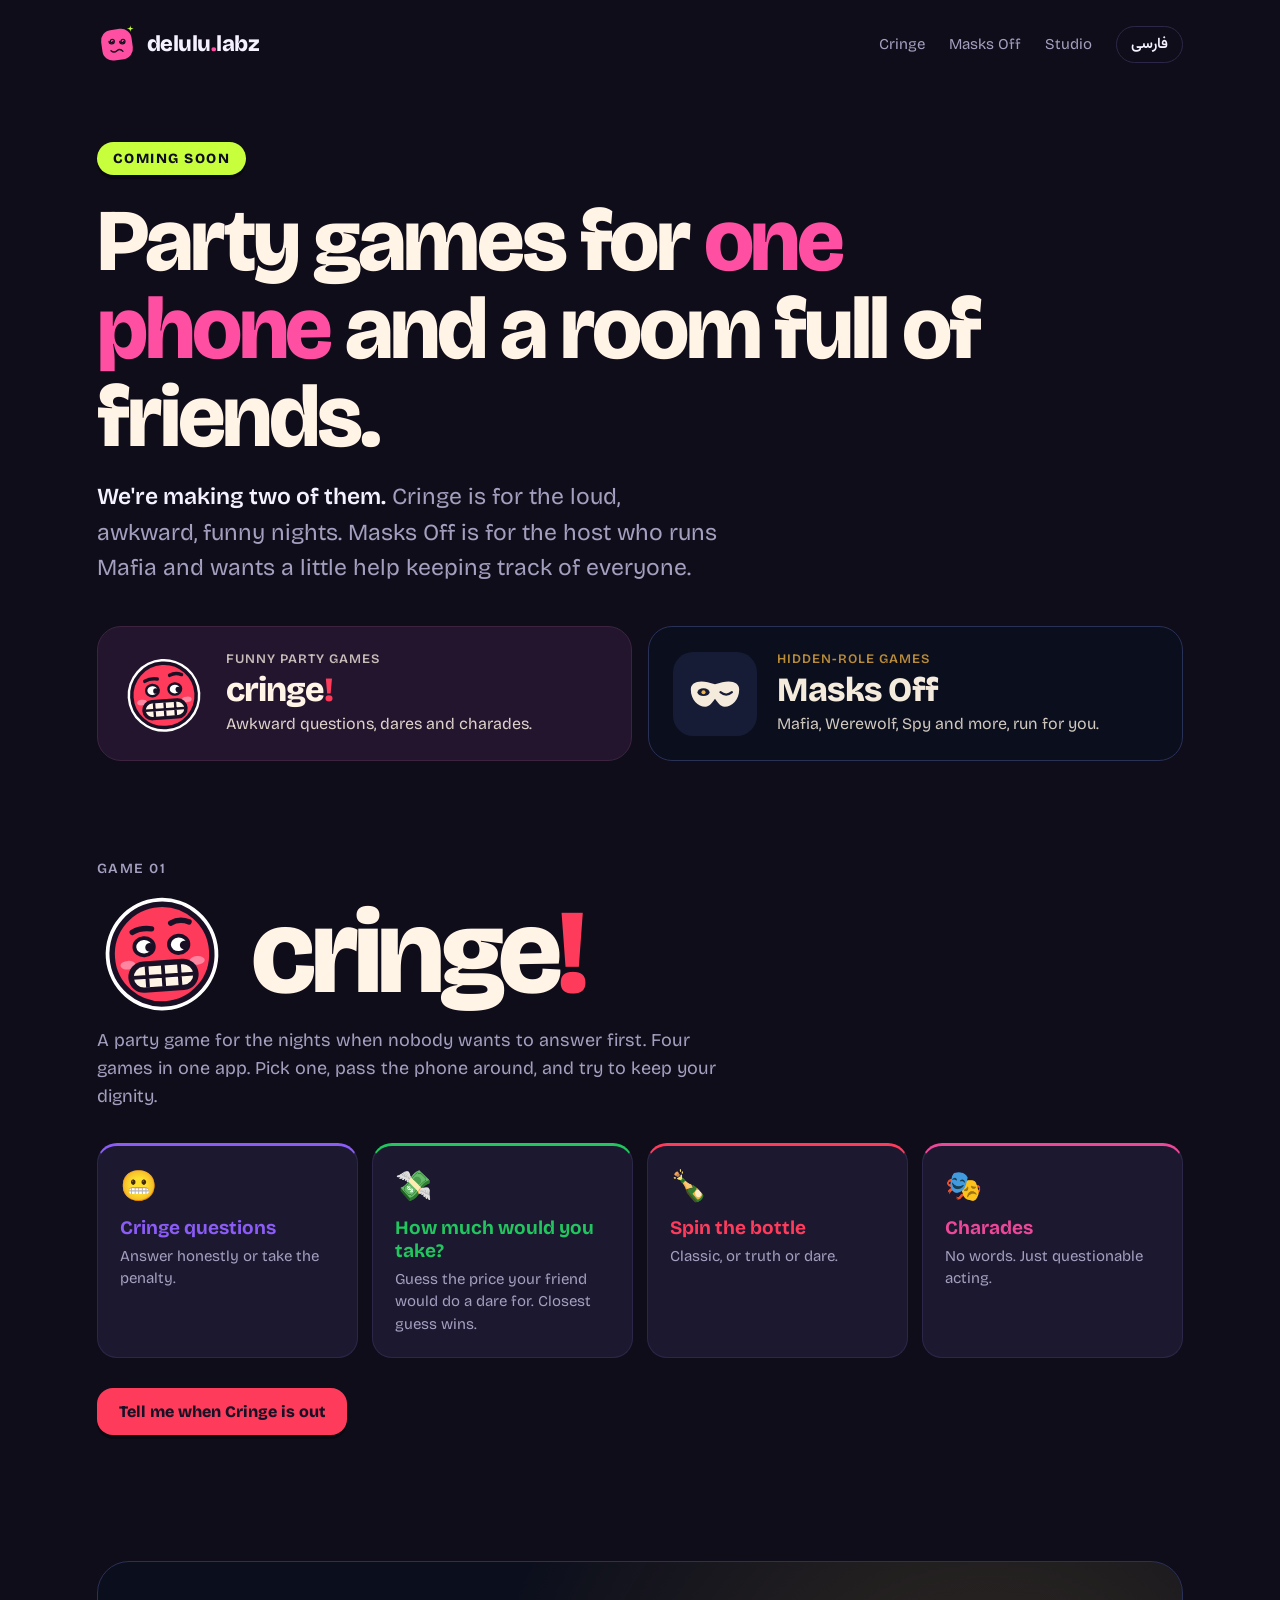
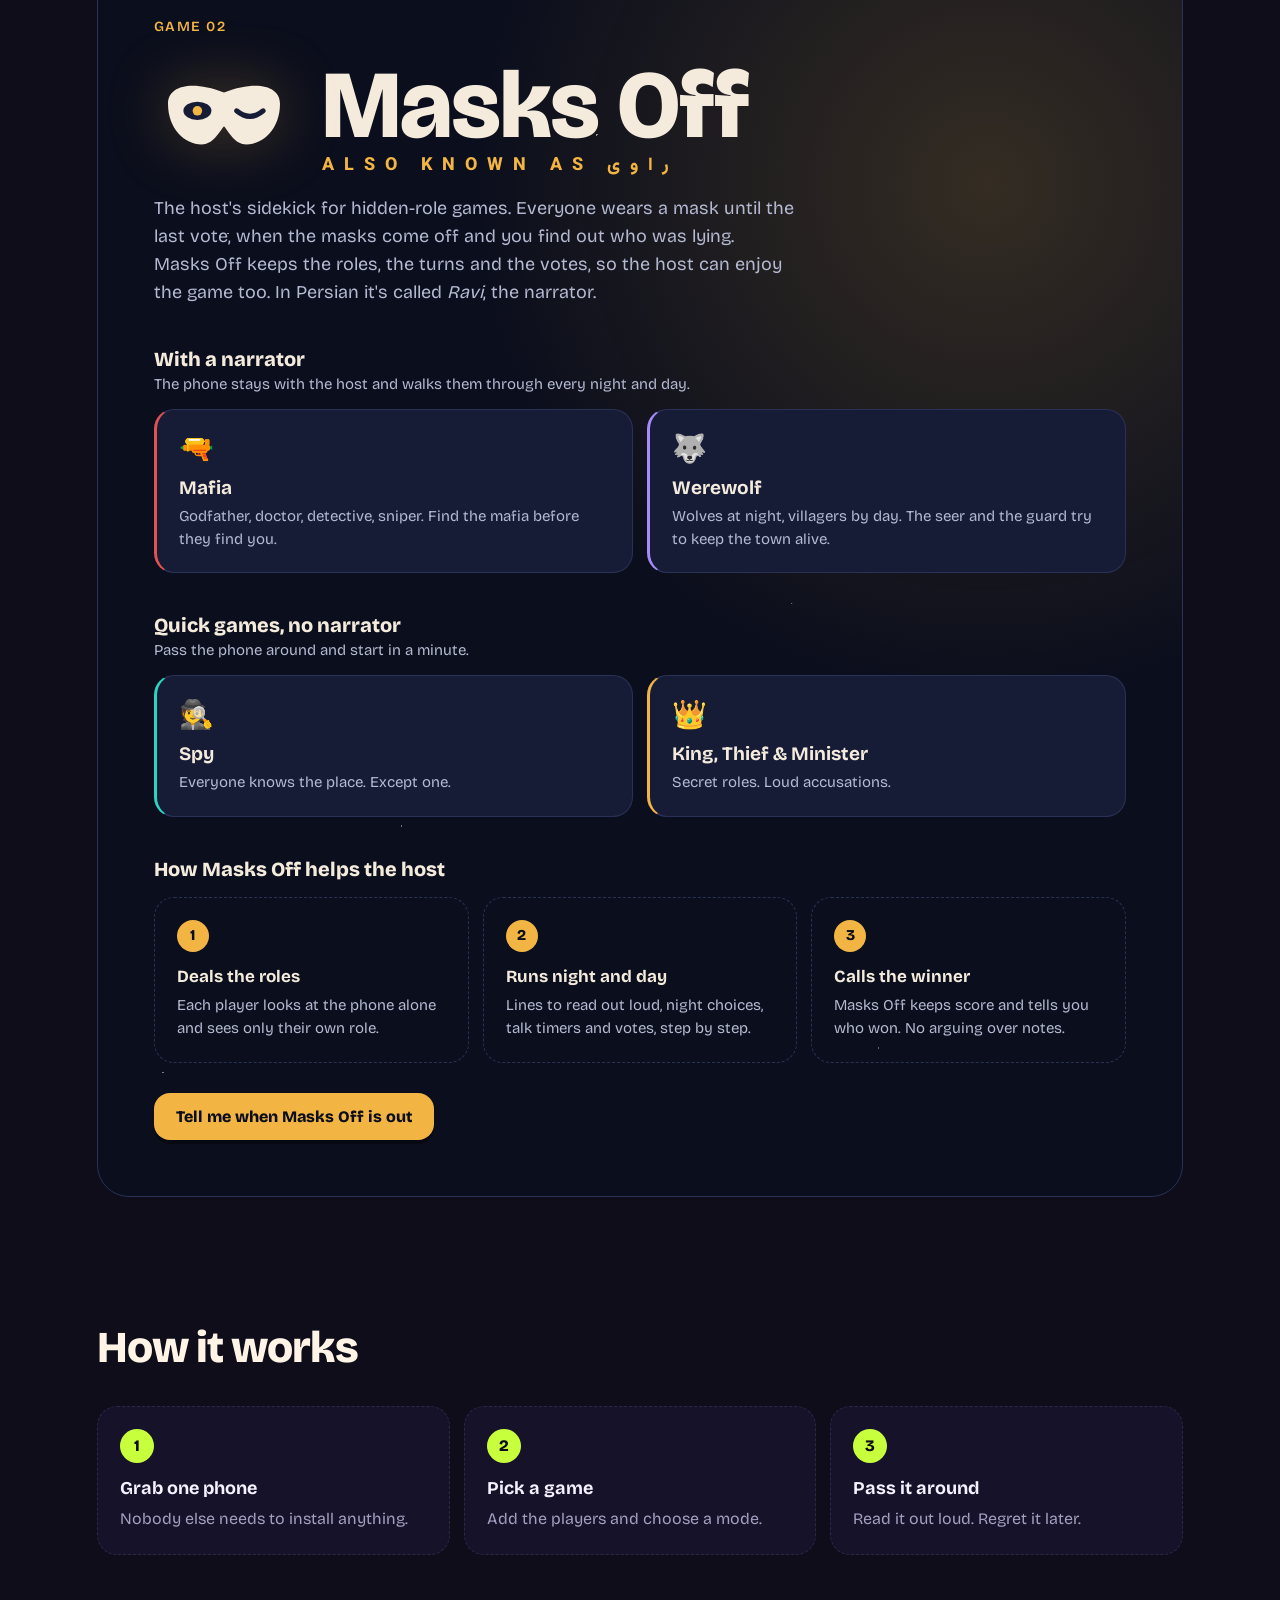
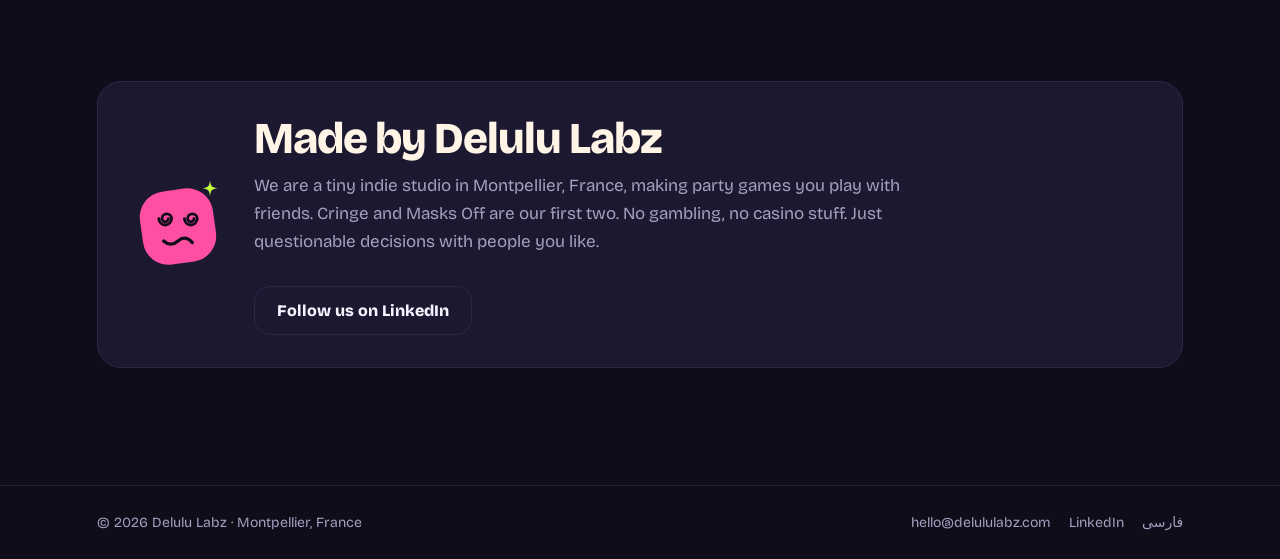
<file: index.html>
<!DOCTYPE html>
<html lang="en" dir="ltr">
<head>
<meta charset="UTF-8">
<meta name="viewport" content="width=device-width, initial-scale=1.0">
<title>Delulu Labz: Cringe and Masks Off, party games for one phone</title>
<link rel="icon" href="/favicon.svg" type="image/svg+xml">
<link rel="icon" href="/favicon-32.png" sizes="32x32" type="image/png">
<link rel="apple-touch-icon" href="/apple-touch-icon.png">
<meta name="theme-color" content="#0f0d1a">
<meta name="description" content="Delulu Labz is a tiny indie studio in Montpellier making party games you play on one phone. Cringe is for awkward, funny nights. Masks Off helps the host run Mafia, Werewolf, Spy and King, Thief &amp; Minister. Both coming soon.">
<link rel="canonical" href="https://delululabz.com/">
<link rel="alternate" hreflang="en" href="https://delululabz.com/">
<link rel="alternate" hreflang="fa" href="https://delululabz.com/fa/">
<link rel="alternate" hreflang="x-default" href="https://delululabz.com/">
<meta property="og:title" content="Delulu Labz: Cringe and Masks Off, coming soon">
<meta property="og:description" content="Two party games you play on one phone with friends.">
<meta property="og:url" content="https://delululabz.com/">
<meta property="og:locale" content="en_US">
<meta property="og:locale:alternate" content="fa_IR">
<meta name="twitter:card" content="summary">
<link rel="preconnect" href="https://fonts.googleapis.com">
<link rel="preconnect" href="https://fonts.gstatic.com" crossorigin>
<link href="https://fonts.googleapis.com/css2?family=Bricolage+Grotesque:opsz,wght@12..96,400;12..96,600;12..96,800&family=Lalezar&family=Vazirmatn:wght@400;600;800&display=swap" rel="stylesheet">
<link rel="stylesheet" href="style.css">
</head>
<body>
<header>
<a class="logo" href="./" aria-label="Delulu Labz home"><svg viewBox="0 0 120 120" width="40" height="40" aria-hidden="true"><rect x="14" y="16" width="92" height="92" rx="32" fill="#ff4fa3" transform="rotate(-8 60 62)"></rect><path d="M36 52 a8 8 0 1 0 16 0 a6 6 0 1 0 -12 0 a4 4 0 1 0 8 0" fill="none" stroke="#0f0d1a" stroke-width="3.5" stroke-linecap="round"></path><path d="M68 52 a8 8 0 1 0 16 0 a6 6 0 1 0 -12 0 a4 4 0 1 0 8 0" fill="none" stroke="#0f0d1a" stroke-width="3.5" stroke-linecap="round"></path><path d="M42 80 Q51 88 60 80 Q69 72 78 82" fill="none" stroke="#0f0d1a" stroke-width="4" stroke-linecap="round"></path><path d="M100 4 C101 12 102 13 110 14 C102 15 101 16 100 24 C99 16 98 15 90 14 C98 13 99 12 100 4Z" fill="#c8ff3d"></path></svg><span class="name">delulu<span>.</span>labz</span></a>
<nav><a href="#cringe">Cringe</a><a href="#ravi">Masks Off</a><a href="#studio">Studio</a><a class="lang" href="fa/" lang="fa" hreflang="fa">فارسی</a></nav>
</header>
<main>
<section class="hero" aria-labelledby="t">
<span class="pill">Coming soon</span>
<h1 id="t">Party games for <em>one phone</em> and a room full of friends.</h1>
<p class="lead"><b>We're making two of them.</b> Cringe is for the loud, awkward, funny nights. Masks Off is for the host who runs Mafia and wants a little help keeping track of everyone.</p>
<div class="pair">
<a class="tile c" href="#cringe"><svg viewBox="0 0 120 120" width="84" height="84" aria-hidden="true"><g transform="rotate(-4 60 62)"><circle cx="60" cy="62" r="52" fill="#ffffff"></circle><circle cx="60" cy="62" r="46" fill="#FF3B5C" stroke="#1A1026" stroke-width="5"></circle><ellipse cx="28" cy="70" rx="7" ry="4" fill="#FF8FA8" opacity=".9"></ellipse><ellipse cx="92" cy="70" rx="7" ry="4" fill="#FF8FA8" opacity=".9"></ellipse><ellipse cx="44" cy="54" rx="9" ry="8" fill="#fff" stroke="#1A1026" stroke-width="3.5"></ellipse><circle cx="49" cy="55" r="4" fill="#1A1026"></circle><ellipse cx="76" cy="54" rx="9" ry="8" fill="#fff" stroke="#1A1026" stroke-width="3.5"></ellipse><circle cx="81" cy="55" r="4" fill="#1A1026"></circle><path d="M34 40 Q42 36 52 38 M70 34 Q78 30 87 34" fill="none" stroke="#1A1026" stroke-width="5" stroke-linecap="round"></path><rect x="30" y="70" width="60" height="24" rx="12" fill="#FFF4E6" stroke="#1A1026" stroke-width="5"></rect><path d="M32 82 H88 M45 72 V92 M60 72 V92 M75 72 V92" stroke="#1A1026" stroke-width="3.5"></path></g></svg><span class="t"><span class="k">Funny party games</span><span class="n">cringe<span>!</span></span><span class="d">Awkward questions, dares and charades.</span></span></a>
<a class="tile r" href="#ravi"><svg viewBox="0 0 100 100" width="84" height="84" aria-hidden="true"><rect width="100" height="100" rx="24" fill="#171C36"></rect><g transform="translate(14 14) scale(.72)"><path d="M10 42 C10 29 27 25 50 34 C73 25 90 29 90 42 C90 60 78 71 66 71 C58 71 54 63 50 58 C46 63 42 71 34 71 C22 71 10 60 10 42 Z" fill="#F4EBDD"></path><ellipse cx="31" cy="47" rx="10" ry="6.5" fill="#171C36"></ellipse><circle cx="31" cy="47" r="3.4" fill="#F2B544"></circle><path d="M59 47 Q68.5 55 78 47" stroke="#171C36" stroke-width="3.6" fill="none" stroke-linecap="round"></path></g></svg><span class="t"><span class="k">Hidden-role games</span><span class="n">Masks Off</span><span class="d">Mafia, Werewolf, Spy and more, run for you.</span></span></a>
</div>
</section>

<section id="cringe" aria-labelledby="g">
<p class="kicker">Game 01</p>
<div class="game-head">
<svg class="cmark" viewBox="0 0 120 120" role="img" aria-label="Cringe logo: a red face with gritted teeth, looking sideways"><g transform="rotate(-4 60 62)"><circle cx="60" cy="62" r="52" fill="#ffffff"></circle><circle cx="60" cy="62" r="46" fill="#FF3B5C" stroke="#1A1026" stroke-width="5"></circle><ellipse cx="28" cy="70" rx="7" ry="4" fill="#FF8FA8" opacity=".9"></ellipse><ellipse cx="92" cy="70" rx="7" ry="4" fill="#FF8FA8" opacity=".9"></ellipse><ellipse cx="44" cy="54" rx="9" ry="8" fill="#fff" stroke="#1A1026" stroke-width="3.5"></ellipse><circle cx="49" cy="55" r="4" fill="#1A1026"></circle><ellipse cx="76" cy="54" rx="9" ry="8" fill="#fff" stroke="#1A1026" stroke-width="3.5"></ellipse><circle cx="81" cy="55" r="4" fill="#1A1026"></circle><path d="M34 40 Q42 36 52 38 M70 34 Q78 30 87 34" fill="none" stroke="#1A1026" stroke-width="5" stroke-linecap="round"></path><rect x="30" y="70" width="60" height="24" rx="12" fill="#FFF4E6" stroke="#1A1026" stroke-width="5"></rect><path d="M32 82 H88 M45 72 V92 M60 72 V92 M75 72 V92" stroke="#1A1026" stroke-width="3.5"></path></g></svg>
<h2 id="g" class="word">cringe<span>!</span></h2>
</div>
<p class="sub">A party game for the nights when nobody wants to answer first. Four games in one app. Pick one, pass the phone around, and try to keep your dignity.</p>
<ul class="modes"><li style="--c:#8B5CF6"><span class="e" aria-hidden="true">😬</span><b>Cringe questions</b><span>Answer honestly or take the penalty.</span></li><li style="--c:#22C55E"><span class="e" aria-hidden="true">💸</span><b>How much would you take?</b><span>Guess the price your friend would do a dare for. Closest guess wins.</span></li><li style="--c:#FF3B5C"><span class="e" aria-hidden="true">🍾</span><b>Spin the bottle</b><span>Classic, or truth or dare.</span></li><li style="--c:#EC4899"><span class="e" aria-hidden="true">🎭</span><b>Charades</b><span>No words. Just questionable acting.</span></li></ul>
<div class="cta"><a class="btn primary" href="mailto:hello@delululabz.com?subject=Tell%20me%20when%20Cringe%20is%20out">Tell me when Cringe is out</a></div>
</section>

<section id="ravi" class="ravi" aria-labelledby="r">
<p class="kicker">Game 02</p>
<div class="ravi-head">
<svg class="rmark" viewBox="0 0 100 100" role="img" aria-label="Masks Off logo: a mask with one eye open and one eye closed"><path d="M10 42 C10 29 27 25 50 34 C73 25 90 29 90 42 C90 60 78 71 66 71 C58 71 54 63 50 58 C46 63 42 71 34 71 C22 71 10 60 10 42 Z" fill="#F4EBDD"></path><g class="open"><ellipse cx="31" cy="47" rx="10" ry="6.5" fill="#171C36"></ellipse><circle cx="31" cy="47" r="3.4" fill="#F2B544"></circle></g><path d="M59 47 Q68.5 55 78 47" stroke="#171C36" stroke-width="3.6" fill="none" stroke-linecap="round"></path></svg>
<h2 id="r" class="rword en-name"><span class="big">Masks Off</span><span class="lat">ALSO KNOWN AS <span lang="fa">راوی</span></span></h2>
</div>
<p class="sub">The host's sidekick for hidden-role games. Everyone wears a mask until the last vote, when the masks come off and you find out who was lying. Masks Off keeps the roles, the turns and the votes, so the host can enjoy the game too. In Persian it's called <i>Ravi</i>, the narrator.</p>

<h3>With a narrator</h3>
<p>The phone stays with the host and walks them through every night and day.</p>
<ul class="rgames"><li style="--c:#E0524F"><span class="e" aria-hidden="true">🔫</span><b>Mafia</b><span>Godfather, doctor, detective, sniper. Find the mafia before they find you.</span></li><li style="--c:#A78BFA"><span class="e" aria-hidden="true">🐺</span><b>Werewolf</b><span>Wolves at night, villagers by day. The seer and the guard try to keep the town alive.</span></li></ul>

<h3>Quick games, no narrator</h3>
<p>Pass the phone around and start in a minute.</p>
<ul class="rgames"><li style="--c:#2DD4BF"><span class="e" aria-hidden="true">🕵️</span><b>Spy</b><span>Everyone knows the place. Except one.</span></li><li style="--c:#F2B544"><span class="e" aria-hidden="true">👑</span><b>King, Thief &amp; Minister</b><span>Secret roles. Loud accusations.</span></li></ul>

<h3>How Masks Off helps the host</h3>
<div class="helps">
<div><b>Deals the roles</b>Each player looks at the phone alone and sees only their own role.</div>
<div><b>Runs night and day</b>Lines to read out loud, night choices, talk timers and votes, step by step.</div>
<div><b>Calls the winner</b>Masks Off keeps score and tells you who won. No arguing over notes.</div>
</div>
<div class="cta"><a class="btn gold" href="mailto:hello@delululabz.com?subject=Tell%20me%20when%20Masks%20Off%20is%20out">Tell me when Masks Off is out</a></div>
</section>

<section aria-labelledby="h">
<h2 id="h">How it works</h2>
<div class="how">
<div><b>Grab one phone</b>Nobody else needs to install anything.</div>
<div><b>Pick a game</b>Add the players and choose a mode.</div>
<div><b>Pass it around</b>Read it out loud. Regret it later.</div>
</div>
</section>

<section id="studio" aria-labelledby="s">
<div class="studio">
<svg viewBox="0 0 120 120" width="96" height="96" aria-hidden="true"><rect x="14" y="16" width="92" height="92" rx="32" fill="#ff4fa3" transform="rotate(-8 60 62)"></rect><path d="M36 52 a8 8 0 1 0 16 0 a6 6 0 1 0 -12 0 a4 4 0 1 0 8 0" fill="none" stroke="#0f0d1a" stroke-width="3.5" stroke-linecap="round"></path><path d="M68 52 a8 8 0 1 0 16 0 a6 6 0 1 0 -12 0 a4 4 0 1 0 8 0" fill="none" stroke="#0f0d1a" stroke-width="3.5" stroke-linecap="round"></path><path d="M42 80 Q51 88 60 80 Q69 72 78 82" fill="none" stroke="#0f0d1a" stroke-width="4" stroke-linecap="round"></path><path d="M100 4 C101 12 102 13 110 14 C102 15 101 16 100 24 C99 16 98 15 90 14 C98 13 99 12 100 4Z" fill="#c8ff3d"></path></svg>
<div>
<h2 id="s">Made by Delulu Labz</h2>
<p>We are a tiny indie studio in Montpellier, France, making party games you play with friends. Cringe and Masks Off are our first two. No gambling, no casino stuff. Just questionable decisions with people you like.</p>
<div class="cta"><a class="btn ghost" href="https://www.linkedin.com/company/delululabz" target="_blank" rel="noopener">Follow us on LinkedIn</a></div>
</div>
</div>
</section>
</main>
<footer><div class="foot">
<span>© 2026 Delulu Labz · Montpellier, France</span>
<span><a href="mailto:hello@delululabz.com">hello@delululabz.com</a><a href="https://www.linkedin.com/company/delululabz" target="_blank" rel="noopener">LinkedIn</a><a href="fa/" lang="fa" hreflang="fa">فارسی</a></span>
</div></footer>
</body>
</html>
</file>
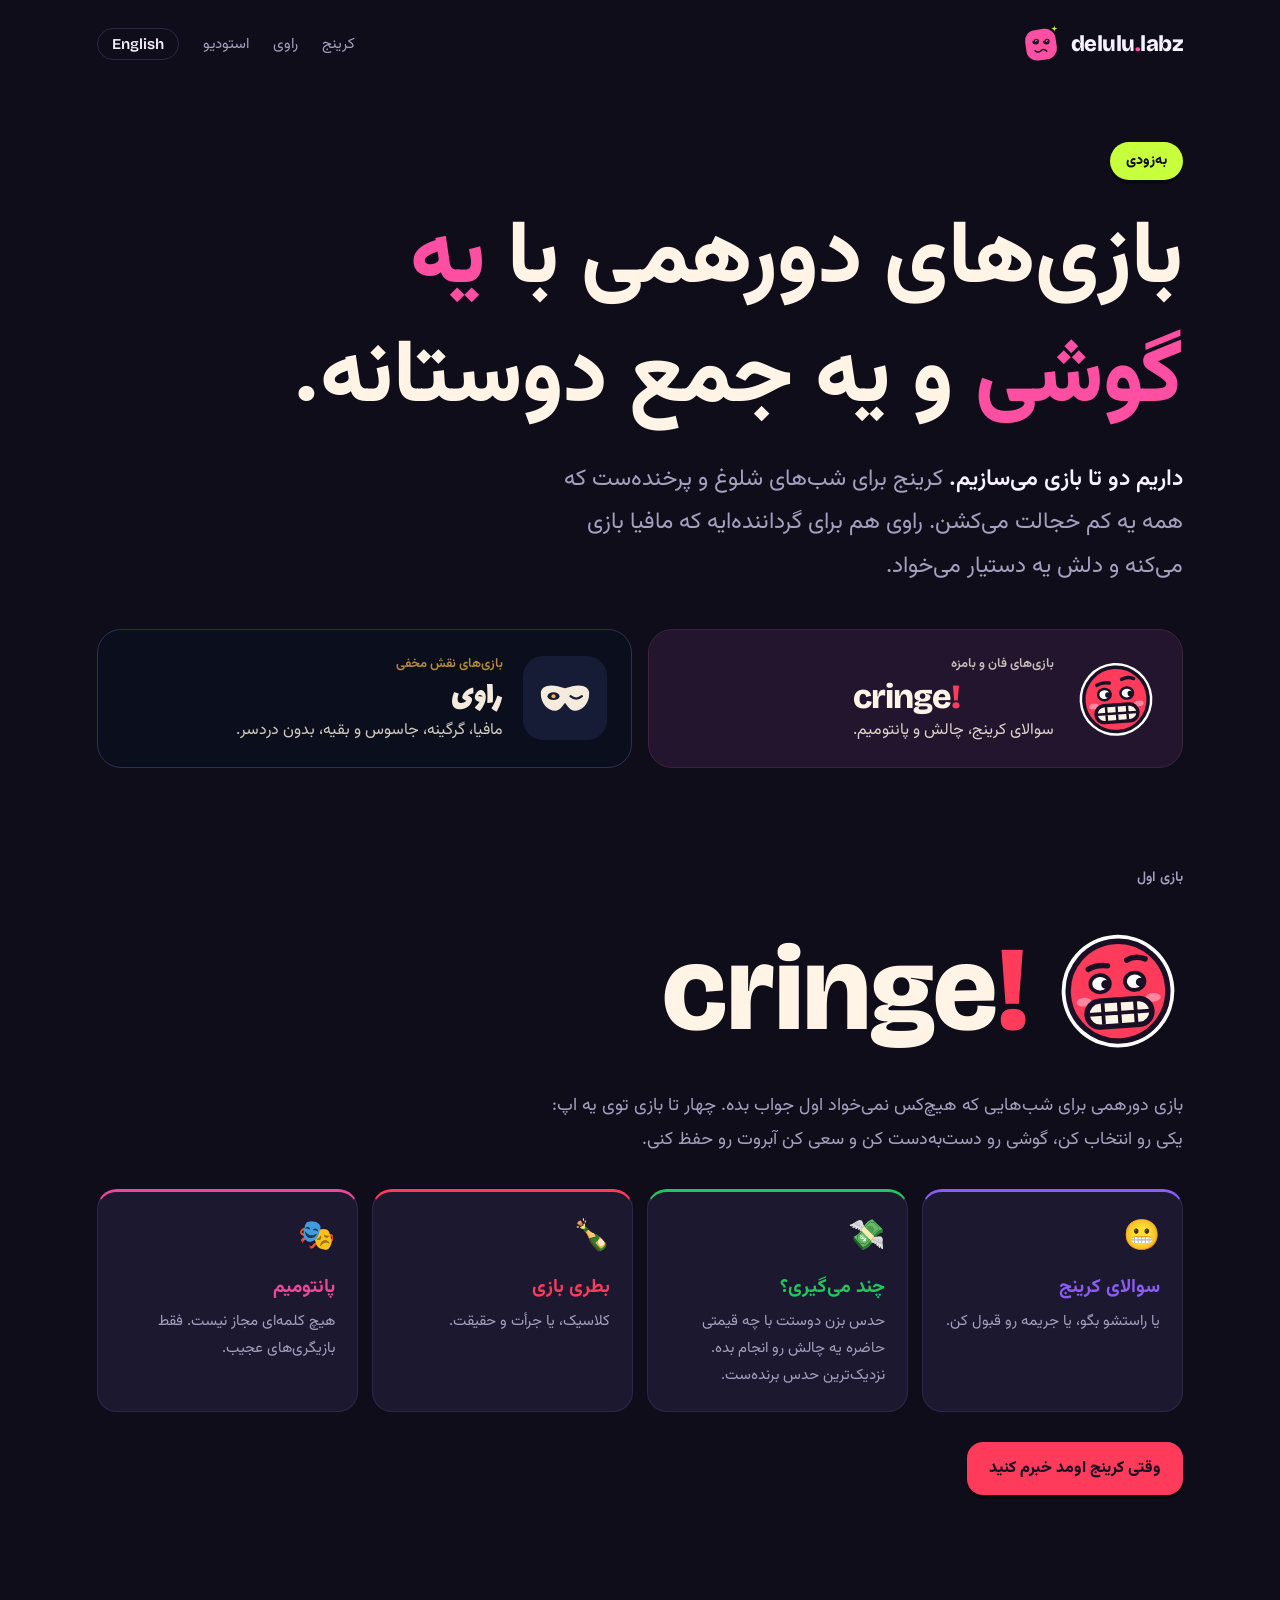
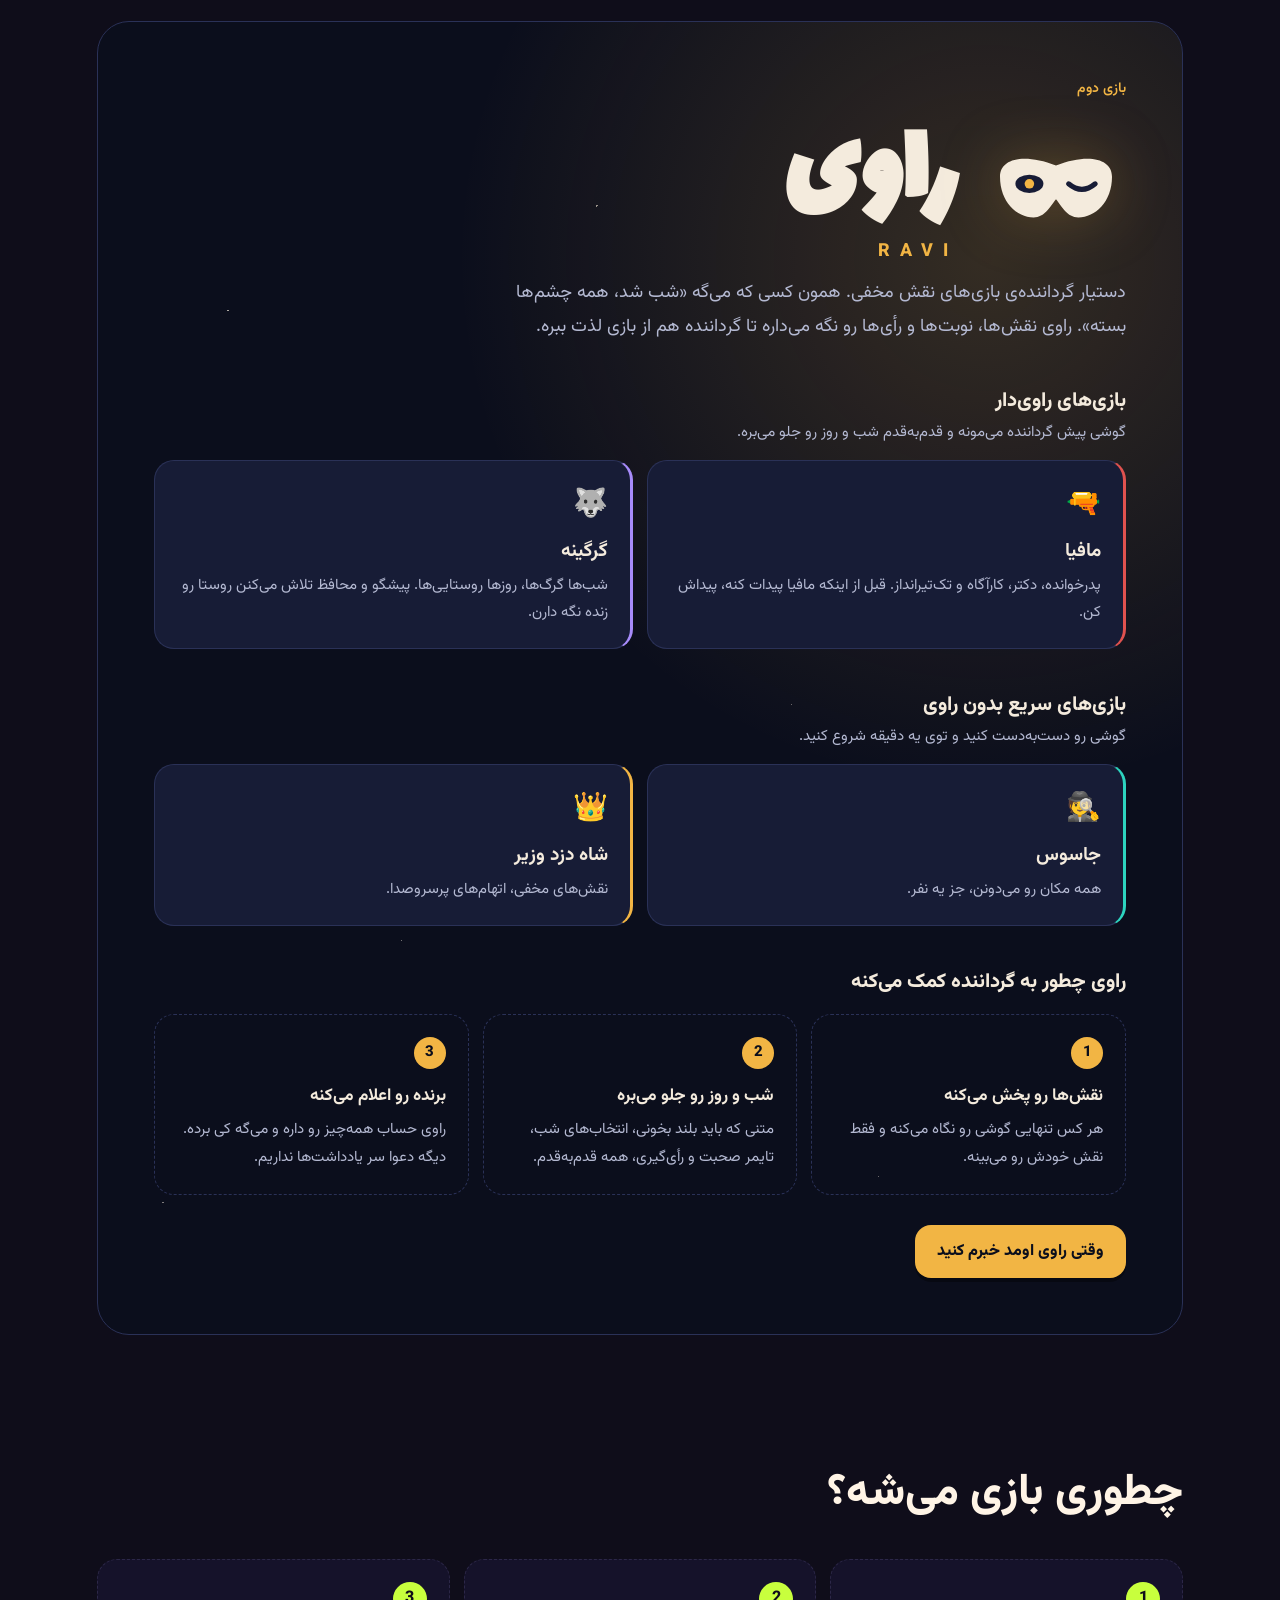
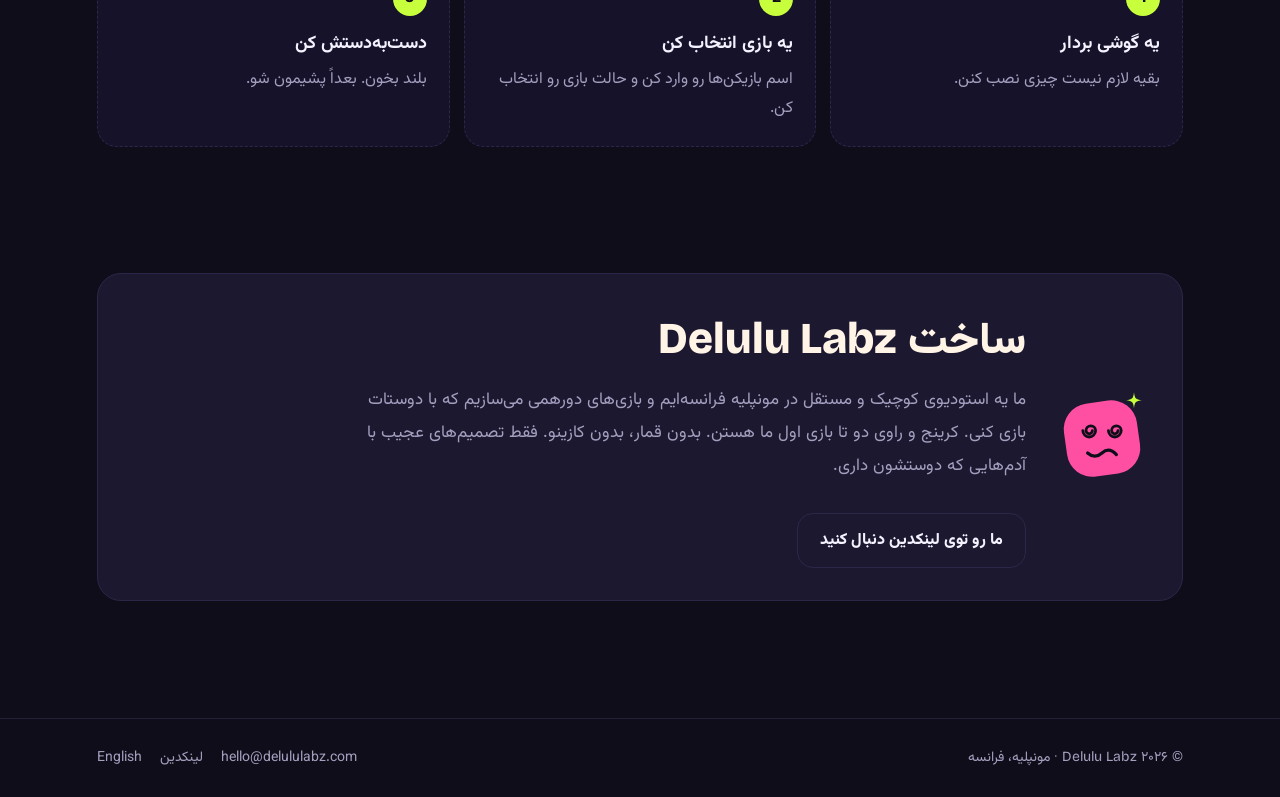
<file: fa/index.html>
<!DOCTYPE html>
<html lang="fa" dir="rtl">
<head>
<meta charset="UTF-8">
<meta name="viewport" content="width=device-width, initial-scale=1.0">
<title>دلولو لبز: کرینج و راوی، بازی‌های دورهمی با یک گوشی</title>
<link rel="icon" href="/favicon.svg" type="image/svg+xml">
<link rel="icon" href="/favicon-32.png" sizes="32x32" type="image/png">
<link rel="apple-touch-icon" href="/apple-touch-icon.png">
<meta name="theme-color" content="#0f0d1a">
<meta name="description" content="دلولو لبز یه استودیوی کوچیک و مستقل بازی‌سازی در مونپلیه‌ست که بازی‌های دورهمی با یک گوشی می‌سازه. کرینج برای شب‌های خنده‌دار و پرچالش، راوی دستیار گرداننده برای مافیا، گرگینه، جاسوس و شاه دزد وزیر. هر دو به‌زودی.">
<link rel="canonical" href="https://delululabz.com/fa/">
<link rel="alternate" hreflang="en" href="https://delululabz.com/">
<link rel="alternate" hreflang="fa" href="https://delululabz.com/fa/">
<link rel="alternate" hreflang="x-default" href="https://delululabz.com/">
<meta property="og:title" content="کرینج و راوی، به‌زودی از دلولو لبز">
<meta property="og:description" content="دو تا بازی دورهمی که با یه گوشی و چند تا دوست بازی می‌شن.">
<meta property="og:url" content="https://delululabz.com/fa/">
<meta property="og:locale" content="fa_IR">
<meta property="og:locale:alternate" content="en_US">
<meta name="twitter:card" content="summary">
<link rel="preconnect" href="https://fonts.googleapis.com">
<link rel="preconnect" href="https://fonts.gstatic.com" crossorigin>
<link href="https://fonts.googleapis.com/css2?family=Bricolage+Grotesque:opsz,wght@12..96,400;12..96,600;12..96,800&family=Lalezar&family=Vazirmatn:wght@400;600;800&display=swap" rel="stylesheet">
<link rel="stylesheet" href="../style.css">
</head>
<body>
<header>
<a class="logo" href="./" aria-label="صفحه‌ی اصلی دلولو لبز"><svg viewBox="0 0 120 120" width="40" height="40" aria-hidden="true"><rect x="14" y="16" width="92" height="92" rx="32" fill="#ff4fa3" transform="rotate(-8 60 62)"></rect><path d="M36 52 a8 8 0 1 0 16 0 a6 6 0 1 0 -12 0 a4 4 0 1 0 8 0" fill="none" stroke="#0f0d1a" stroke-width="3.5" stroke-linecap="round"></path><path d="M68 52 a8 8 0 1 0 16 0 a6 6 0 1 0 -12 0 a4 4 0 1 0 8 0" fill="none" stroke="#0f0d1a" stroke-width="3.5" stroke-linecap="round"></path><path d="M42 80 Q51 88 60 80 Q69 72 78 82" fill="none" stroke="#0f0d1a" stroke-width="4" stroke-linecap="round"></path><path d="M100 4 C101 12 102 13 110 14 C102 15 101 16 100 24 C99 16 98 15 90 14 C98 13 99 12 100 4Z" fill="#c8ff3d"></path></svg><span class="name">delulu<span>.</span>labz</span></a>
<nav><a href="#cringe">کرینج</a><a href="#ravi">راوی</a><a href="#studio">استودیو</a><a class="lang" href="../" lang="en" hreflang="en">English</a></nav>
</header>
<main>
<section class="hero" aria-labelledby="t">
<span class="pill">به‌زودی</span>
<h1 id="t">بازی‌های دورهمی با <em>یه گوشی</em> و یه جمع دوستانه.</h1>
<p class="lead"><b>داریم دو تا بازی می‌سازیم.</b> کرینج برای شب‌های شلوغ و پرخنده‌ست که همه یه کم خجالت می‌کشن. راوی هم برای گرداننده‌ایه که مافیا بازی می‌کنه و دلش یه دستیار می‌خواد.</p>
<div class="pair">
<a class="tile c" href="#cringe"><svg viewBox="0 0 120 120" width="84" height="84" aria-hidden="true"><g transform="rotate(-4 60 62)"><circle cx="60" cy="62" r="52" fill="#ffffff"></circle><circle cx="60" cy="62" r="46" fill="#FF3B5C" stroke="#1A1026" stroke-width="5"></circle><ellipse cx="28" cy="70" rx="7" ry="4" fill="#FF8FA8" opacity=".9"></ellipse><ellipse cx="92" cy="70" rx="7" ry="4" fill="#FF8FA8" opacity=".9"></ellipse><ellipse cx="44" cy="54" rx="9" ry="8" fill="#fff" stroke="#1A1026" stroke-width="3.5"></ellipse><circle cx="49" cy="55" r="4" fill="#1A1026"></circle><ellipse cx="76" cy="54" rx="9" ry="8" fill="#fff" stroke="#1A1026" stroke-width="3.5"></ellipse><circle cx="81" cy="55" r="4" fill="#1A1026"></circle><path d="M34 40 Q42 36 52 38 M70 34 Q78 30 87 34" fill="none" stroke="#1A1026" stroke-width="5" stroke-linecap="round"></path><rect x="30" y="70" width="60" height="24" rx="12" fill="#FFF4E6" stroke="#1A1026" stroke-width="5"></rect><path d="M32 82 H88 M45 72 V92 M60 72 V92 M75 72 V92" stroke="#1A1026" stroke-width="3.5"></path></g></svg><span class="t"><span class="k">بازی‌های فان و بامزه</span><span class="n" dir="ltr">cringe<span>!</span></span><span class="d">سوالای کرینج، چالش و پانتومیم.</span></span></a>
<a class="tile r" href="#ravi"><svg viewBox="0 0 100 100" width="84" height="84" aria-hidden="true"><rect width="100" height="100" rx="24" fill="#171C36"></rect><g transform="translate(14 14) scale(.72)"><path d="M10 42 C10 29 27 25 50 34 C73 25 90 29 90 42 C90 60 78 71 66 71 C58 71 54 63 50 58 C46 63 42 71 34 71 C22 71 10 60 10 42 Z" fill="#F4EBDD"></path><ellipse cx="31" cy="47" rx="10" ry="6.5" fill="#171C36"></ellipse><circle cx="31" cy="47" r="3.4" fill="#F2B544"></circle><path d="M59 47 Q68.5 55 78 47" stroke="#171C36" stroke-width="3.6" fill="none" stroke-linecap="round"></path></g></svg><span class="t"><span class="k">بازی‌های نقش مخفی</span><span class="n">راوی</span><span class="d">مافیا، گرگینه، جاسوس و بقیه، بدون دردسر.</span></span></a>
</div>
</section>

<section id="cringe" aria-labelledby="g">
<p class="kicker">بازی اول</p>
<div class="game-head">
<svg class="cmark" viewBox="0 0 120 120" role="img" aria-label="لوگوی کرینج: یه صورت قرمز با دندون‌های به هم فشرده که زیرچشمی نگاه می‌کنه"><g transform="rotate(-4 60 62)"><circle cx="60" cy="62" r="52" fill="#ffffff"></circle><circle cx="60" cy="62" r="46" fill="#FF3B5C" stroke="#1A1026" stroke-width="5"></circle><ellipse cx="28" cy="70" rx="7" ry="4" fill="#FF8FA8" opacity=".9"></ellipse><ellipse cx="92" cy="70" rx="7" ry="4" fill="#FF8FA8" opacity=".9"></ellipse><ellipse cx="44" cy="54" rx="9" ry="8" fill="#fff" stroke="#1A1026" stroke-width="3.5"></ellipse><circle cx="49" cy="55" r="4" fill="#1A1026"></circle><ellipse cx="76" cy="54" rx="9" ry="8" fill="#fff" stroke="#1A1026" stroke-width="3.5"></ellipse><circle cx="81" cy="55" r="4" fill="#1A1026"></circle><path d="M34 40 Q42 36 52 38 M70 34 Q78 30 87 34" fill="none" stroke="#1A1026" stroke-width="5" stroke-linecap="round"></path><rect x="30" y="70" width="60" height="24" rx="12" fill="#FFF4E6" stroke="#1A1026" stroke-width="5"></rect><path d="M32 82 H88 M45 72 V92 M60 72 V92 M75 72 V92" stroke="#1A1026" stroke-width="3.5"></path></g></svg>
<h2 id="g" class="word" lang="en">cringe<span>!</span></h2>
</div>
<p class="sub">بازی دورهمی برای شب‌هایی که هیچ‌کس نمی‌خواد اول جواب بده. چهار تا بازی توی یه اپ: یکی رو انتخاب کن، گوشی رو دست‌به‌دست کن و سعی کن آبروت رو حفظ کنی.</p>
<ul class="modes"><li style="--c:#8B5CF6"><span class="e" aria-hidden="true">😬</span><b>سوالای کرینج</b><span>یا راستشو بگو، یا جریمه رو قبول کن.</span></li><li style="--c:#22C55E"><span class="e" aria-hidden="true">💸</span><b>چند می‌گیری؟</b><span>حدس بزن دوستت با چه قیمتی حاضره یه چالش رو انجام بده. نزدیک‌ترین حدس برنده‌ست.</span></li><li style="--c:#FF3B5C"><span class="e" aria-hidden="true">🍾</span><b>بطری بازی</b><span>کلاسیک، یا جرأت و حقیقت.</span></li><li style="--c:#EC4899"><span class="e" aria-hidden="true">🎭</span><b>پانتومیم</b><span>هیچ کلمه‌ای مجاز نیست. فقط بازیگری‌های عجیب.</span></li></ul>
<div class="cta"><a class="btn primary" href="mailto:hello@delululabz.com?subject=%D9%88%D9%82%D8%AA%DB%8C%20%DA%A9%D8%B1%DB%8C%D9%86%D8%AC%20%D8%A7%D9%88%D9%85%D8%AF%20%D8%AE%D8%A8%D8%B1%D9%85%20%DA%A9%D9%86%DB%8C%D8%AF">وقتی کرینج اومد خبرم کنید</a></div>
</section>

<section id="ravi" class="ravi" aria-labelledby="r">
<p class="kicker">بازی دوم</p>
<div class="ravi-head">
<svg class="rmark" viewBox="0 0 100 100" role="img" aria-label="لوگوی راوی: یه نقاب با یه چشم باز و یه چشم بسته"><path d="M10 42 C10 29 27 25 50 34 C73 25 90 29 90 42 C90 60 78 71 66 71 C58 71 54 63 50 58 C46 63 42 71 34 71 C22 71 10 60 10 42 Z" fill="#F4EBDD"></path><g class="open"><ellipse cx="31" cy="47" rx="10" ry="6.5" fill="#171C36"></ellipse><circle cx="31" cy="47" r="3.4" fill="#F2B544"></circle></g><path d="M59 47 Q68.5 55 78 47" stroke="#171C36" stroke-width="3.6" fill="none" stroke-linecap="round"></path></svg>
<h2 id="r" class="rword"><span class="fa">راوی</span><span class="lat">RAVI</span></h2>
</div>
<p class="sub">دستیار گرداننده‌ی بازی‌های نقش مخفی. همون کسی که می‌گه «شب شد، همه چشم‌ها بسته». راوی نقش‌ها، نوبت‌ها و رأی‌ها رو نگه می‌داره تا گرداننده هم از بازی لذت ببره.</p>

<h3>بازی‌های راوی‌دار</h3>
<p>گوشی پیش گرداننده می‌مونه و قدم‌به‌قدم شب و روز رو جلو می‌بره.</p>
<ul class="rgames"><li style="--c:#E0524F"><span class="e" aria-hidden="true">🔫</span><b>مافیا</b><span>پدرخوانده، دکتر، کارآگاه و تک‌تیرانداز. قبل از اینکه مافیا پیدات کنه، پیداش کن.</span></li><li style="--c:#A78BFA"><span class="e" aria-hidden="true">🐺</span><b>گرگینه</b><span>شب‌ها گرگ‌ها، روزها روستایی‌ها. پیشگو و محافظ تلاش می‌کنن روستا رو زنده نگه دارن.</span></li></ul>

<h3>بازی‌های سریع بدون راوی</h3>
<p>گوشی رو دست‌به‌دست کنید و توی یه دقیقه شروع کنید.</p>
<ul class="rgames"><li style="--c:#2DD4BF"><span class="e" aria-hidden="true">🕵️</span><b>جاسوس</b><span>همه مکان رو می‌دونن، جز یه نفر.</span></li><li style="--c:#F2B544"><span class="e" aria-hidden="true">👑</span><b>شاه دزد وزیر</b><span>نقش‌های مخفی، اتهام‌های پرسروصدا.</span></li></ul>

<h3>راوی چطور به گرداننده کمک می‌کنه</h3>
<div class="helps">
<div><b>نقش‌ها رو پخش می‌کنه</b>هر کس تنهایی گوشی رو نگاه می‌کنه و فقط نقش خودش رو می‌بینه.</div>
<div><b>شب و روز رو جلو می‌بره</b>متنی که باید بلند بخونی، انتخاب‌های شب، تایمر صحبت و رأی‌گیری، همه قدم‌به‌قدم.</div>
<div><b>برنده رو اعلام می‌کنه</b>راوی حساب همه‌چیز رو داره و می‌گه کی برده. دیگه دعوا سر یادداشت‌ها نداریم.</div>
</div>
<div class="cta"><a class="btn gold" href="mailto:hello@delululabz.com?subject=%D9%88%D9%82%D8%AA%DB%8C%20%D8%B1%D8%A7%D9%88%DB%8C%20%D8%A7%D9%88%D9%85%D8%AF%20%D8%AE%D8%A8%D8%B1%D9%85%20%DA%A9%D9%86%DB%8C%D8%AF">وقتی راوی اومد خبرم کنید</a></div>
</section>

<section aria-labelledby="h">
<h2 id="h">چطوری بازی می‌شه؟</h2>
<div class="how">
<div><b>یه گوشی بردار</b>بقیه لازم نیست چیزی نصب کنن.</div>
<div><b>یه بازی انتخاب کن</b>اسم بازیکن‌ها رو وارد کن و حالت بازی رو انتخاب کن.</div>
<div><b>دست‌به‌دستش کن</b>بلند بخون. بعداً پشیمون شو.</div>
</div>
</section>

<section id="studio" aria-labelledby="s">
<div class="studio">
<svg viewBox="0 0 120 120" width="96" height="96" aria-hidden="true"><rect x="14" y="16" width="92" height="92" rx="32" fill="#ff4fa3" transform="rotate(-8 60 62)"></rect><path d="M36 52 a8 8 0 1 0 16 0 a6 6 0 1 0 -12 0 a4 4 0 1 0 8 0" fill="none" stroke="#0f0d1a" stroke-width="3.5" stroke-linecap="round"></path><path d="M68 52 a8 8 0 1 0 16 0 a6 6 0 1 0 -12 0 a4 4 0 1 0 8 0" fill="none" stroke="#0f0d1a" stroke-width="3.5" stroke-linecap="round"></path><path d="M42 80 Q51 88 60 80 Q69 72 78 82" fill="none" stroke="#0f0d1a" stroke-width="4" stroke-linecap="round"></path><path d="M100 4 C101 12 102 13 110 14 C102 15 101 16 100 24 C99 16 98 15 90 14 C98 13 99 12 100 4Z" fill="#c8ff3d"></path></svg>
<div>
<h2 id="s">ساخت <span class="en" dir="ltr">Delulu Labz</span></h2>
<p>ما یه استودیوی کوچیک و مستقل در مونپلیه فرانسه‌ایم و بازی‌های دورهمی می‌سازیم که با دوستات بازی کنی. کرینج و راوی دو تا بازی اول ما هستن. بدون قمار، بدون کازینو. فقط تصمیم‌های عجیب با آدم‌هایی که دوستشون داری.</p>
<div class="cta"><a class="btn ghost" href="https://www.linkedin.com/company/delululabz" target="_blank" rel="noopener">ما رو توی لینکدین دنبال کنید</a></div>
</div>
</div>
</section>
</main>
<footer><div class="foot">
<span>© ۲۰۲۶ <span class="en" dir="ltr">Delulu Labz</span> · مونپلیه، فرانسه</span>
<span><a href="mailto:hello@delululabz.com" dir="ltr">hello@delululabz.com</a><a href="https://www.linkedin.com/company/delululabz" target="_blank" rel="noopener">لینکدین</a><a href="../" lang="en" hreflang="en">English</a></span>
</div></footer>
</body>
</html>
</file>
<file: style.css>
/* Delulu Labz site: shared styles for English (/) and Persian (/fa/) */
:root{
  --bg:#0f0d1a;--ink:#f5f1ff;--cream:#fff4e6;--muted:#a59fbf;--pink:#ff4fa3;--lime:#c8ff3d;
  --red:#ff3b5c;--dark:#1a1026;--card:#1b1830;--line:#2c2748;
  /* Ravi palette */
  --night:#0b0e1c;--r-ink:#171c36;--paper:#f4ebdd;--gold:#f2b544;--r-muted:#b4b9d2;--r-line:#2a3157;
  --font:"Bricolage Grotesque",system-ui,sans-serif;
  --font-display:"Bricolage Grotesque",system-ui,sans-serif;
}
html[lang="fa"]{--font:"Vazirmatn",system-ui,sans-serif;--font-display:"Vazirmatn",system-ui,sans-serif}
*{box-sizing:border-box;margin:0;padding:0}
html{scroll-behavior:smooth}
body{font-family:var(--font);background:var(--bg);color:var(--ink);min-height:100vh;display:flex;flex-direction:column}
a{color:inherit}
.en{font-family:"Bricolage Grotesque",system-ui,sans-serif}

/* header */
header{display:flex;justify-content:space-between;align-items:center;gap:16px;padding:24px 6vw;max-width:1240px;width:100%;margin:0 auto}
.logo{display:flex;align-items:center;gap:10px;text-decoration:none;font-family:"Bricolage Grotesque",system-ui,sans-serif;font-weight:800;font-size:22px;letter-spacing:-0.5px;direction:ltr}
.logo .name span{color:var(--pink)}
nav{display:flex;align-items:center;gap:24px;flex-wrap:wrap}
nav a{color:var(--muted);text-decoration:none;font-size:15px}
nav a:hover{color:var(--ink)}
nav a.lang{color:var(--ink);border:1px solid var(--line);border-radius:999px;padding:6px 14px;font-weight:600}
nav a.lang:hover{border-color:var(--muted)}
nav a.lang[lang="fa"]{font-family:"Vazirmatn",system-ui,sans-serif}
nav a.lang[lang="en"]{font-family:"Bricolage Grotesque",system-ui,sans-serif}

main{flex:1;width:100%;max-width:1240px;margin:0 auto;padding:0 6vw}
section{padding:7vh 0}

/* hero */
.hero{padding:6vh 0 4vh}
.pill{display:inline-block;background:var(--lime);color:var(--bg);font-weight:800;font-size:14px;letter-spacing:1.5px;text-transform:uppercase;padding:8px 16px;border-radius:999px;box-shadow:0 4px 0 rgba(0,0,0,.35)}
html[lang="fa"] .pill{letter-spacing:0}
.hero h1{font-family:var(--font-display);font-size:clamp(42px,7vw,88px);font-weight:800;letter-spacing:-0.035em;line-height:1;color:var(--cream);margin:22px 0 18px;max-width:900px}
html[lang="fa"] .hero h1{letter-spacing:0;line-height:1.35}
.hero h1 em{font-style:normal;color:var(--pink)}
.lead{font-size:clamp(18px,2.2vw,23px);color:var(--muted);max-width:620px;line-height:1.55}
html[lang="fa"] .lead{line-height:1.9}
.lead b{color:var(--ink);font-weight:600}

.pair{display:grid;grid-template-columns:1fr 1fr;gap:16px;margin-top:40px}
.tile{display:flex;align-items:center;gap:20px;text-decoration:none;border-radius:24px;padding:24px;transition:transform .15s ease}
.tile:hover{transform:translateY(-3px)}
.tile svg{flex-shrink:0}
.tile .t{display:flex;flex-direction:column;gap:4px}
.tile .k{font-size:13px;font-weight:600;letter-spacing:1px;text-transform:uppercase;opacity:.75}
html[lang="fa"] .tile .k{letter-spacing:0;text-transform:none}
.tile .n{font-size:34px;font-weight:800;line-height:1.1}
.tile .d{font-size:16px;line-height:1.5;opacity:.85}
.tile.c{background:#24152e;border:1px solid #3d2340;color:var(--cream)}
.tile.c .n{font-family:"Bricolage Grotesque",system-ui,sans-serif;letter-spacing:-1px}
.tile.c .n span{color:var(--red)}
.tile.r{background:var(--night);border:1px solid var(--r-line);color:var(--paper)}
.tile.r .k{color:var(--gold)}
.tile.r .n{font-family:"Bricolage Grotesque",system-ui,sans-serif;font-weight:800;letter-spacing:-.5px}
[dir="rtl"] .tile.r .n,.tile.r .n:lang(fa){font-family:"Lalezar","Vazirmatn",sans-serif;font-weight:400;letter-spacing:0}

/* shared bits */
.cta{display:flex;gap:14px;flex-wrap:wrap;margin-top:30px}
.btn{display:inline-block;text-decoration:none;font-weight:800;font-size:16px;padding:14px 22px;border-radius:16px}
.btn.primary{background:var(--red);color:var(--dark);box-shadow:0 4px 0 rgba(0,0,0,.35)}
.btn.primary:active{transform:translateY(2px);box-shadow:0 2px 0 rgba(0,0,0,.35)}
.btn.ghost{border:1px solid var(--line);color:var(--ink)}
.btn.ghost:hover{border-color:var(--muted)}
h2{font-size:clamp(30px,4vw,44px);letter-spacing:-1px;font-weight:800;color:var(--cream);line-height:1.15}
html[lang="fa"] h2{letter-spacing:0;line-height:1.5}
.sub{color:var(--muted);margin-top:10px;font-size:18px;line-height:1.55;max-width:640px}
html[lang="fa"] .sub{line-height:1.9}
.kicker{font-size:14px;font-weight:600;color:var(--muted);letter-spacing:1.5px;text-transform:uppercase;margin-bottom:10px}
html[lang="fa"] .kicker{letter-spacing:0;text-transform:none}

/* Cringe */
.game-head{display:flex;align-items:center;gap:24px;flex-wrap:wrap}
.word{font-family:"Bricolage Grotesque",system-ui,sans-serif;font-size:clamp(64px,10vw,120px);font-weight:800;letter-spacing:-0.04em;line-height:.9;color:var(--cream);direction:ltr}
.word span{color:var(--red)}
.cmark{width:clamp(90px,12vw,130px);aspect-ratio:1;animation:wob 4s ease-in-out infinite}
@keyframes wob{0%,100%{transform:rotate(-3deg)}50%{transform:rotate(3deg) translateY(-6px)}}
.modes{list-style:none;display:grid;grid-template-columns:repeat(auto-fit,minmax(220px,1fr));gap:14px;margin-top:32px}
.modes li{background:var(--card);border:1px solid var(--line);border-top:3px solid var(--c);border-radius:20px;padding:22px;display:flex;flex-direction:column;gap:6px}
.modes .e{font-size:30px;margin-bottom:6px}
.modes b{font-size:19px;color:var(--c)}
.modes span:last-child{color:var(--muted);font-size:15px;line-height:1.5}
html[lang="fa"] .modes span:last-child{line-height:1.8}

/* Ravi */
.ravi{position:relative;overflow:hidden;background:var(--night);border:1px solid var(--r-line);border-radius:32px;padding:clamp(28px,5vw,56px);color:var(--paper);margin:7vh 0}
.ravi::before{content:"";position:absolute;inset:0;pointer-events:none;
  background:
   radial-gradient(circle at 82% 18%,rgba(242,181,68,.18) 0%,rgba(242,181,68,0) 38%),
   radial-gradient(1.5px 1.5px at 12% 22%,rgba(244,235,221,.7) 50%,transparent 51%),
   radial-gradient(1.5px 1.5px at 28% 70%,rgba(244,235,221,.45) 50%,transparent 51%),
   radial-gradient(2px 2px at 46% 14%,rgba(244,235,221,.6) 50%,transparent 51%),
   radial-gradient(1.5px 1.5px at 64% 52%,rgba(244,235,221,.4) 50%,transparent 51%),
   radial-gradient(2px 2px at 92% 66%,rgba(244,235,221,.55) 50%,transparent 51%),
   radial-gradient(1.5px 1.5px at 72% 88%,rgba(244,235,221,.4) 50%,transparent 51%),
   radial-gradient(1.5px 1.5px at 6% 90%,rgba(244,235,221,.5) 50%,transparent 51%)}
.ravi > *{position:relative}
.ravi .kicker{color:var(--gold)}
.ravi-head{display:flex;align-items:center;gap:28px;flex-wrap:wrap}
.rmark{width:clamp(96px,13vw,140px);aspect-ratio:1;filter:drop-shadow(0 0 30px rgba(242,181,68,.25))}
.rmark .open{animation:blink 5s infinite;transform-box:fill-box;transform-origin:center}
@keyframes blink{0%,92%,100%{transform:scaleY(1)}95%{transform:scaleY(.1)}}
.rword{display:flex;flex-direction:column;align-items:flex-start;direction:rtl;line-height:1}
.rword .fa{font-family:"Lalezar","Vazirmatn",sans-serif;font-size:clamp(70px,10vw,112px);line-height:1.15;color:var(--paper)}
.rword.en-name{direction:ltr}
.rword .big{font-family:"Bricolage Grotesque",system-ui,sans-serif;font-weight:800;font-size:clamp(56px,9vw,96px);line-height:1.05;color:var(--paper);letter-spacing:-1px}
.rword .lat{font-family:"Vazirmatn",system-ui,sans-serif;font-weight:800;font-size:18px;letter-spacing:10px;color:var(--gold);direction:ltr}
.ravi .sub{color:var(--r-muted)}
.ravi h3{font-size:20px;font-weight:800;color:var(--paper);margin:40px 0 4px}
.ravi h3 + p{color:var(--r-muted);font-size:15px}
.rgames{list-style:none;display:grid;grid-template-columns:repeat(auto-fit,minmax(230px,1fr));gap:14px;margin-top:16px}
.rgames li{background:var(--r-ink);border:1px solid var(--r-line);border-inline-start:3px solid var(--c);border-radius:20px;padding:22px;display:flex;flex-direction:column;gap:6px}
.rgames .e{font-size:28px;margin-bottom:4px}
.rgames b{font-size:19px;color:var(--paper)}
.rgames span:last-child{color:var(--r-muted);font-size:15px;line-height:1.5}
html[lang="fa"] .rgames span:last-child{line-height:1.8}
.helps{display:grid;grid-template-columns:repeat(3,1fr);gap:14px;margin-top:16px;counter-reset:h}
.helps div{padding:22px;border-radius:20px;border:1px dashed var(--r-line);color:var(--r-muted);font-size:15px;line-height:1.55}
html[lang="fa"] .helps div{line-height:1.85}
.helps div::before{counter-increment:h;content:counter(h);display:grid;place-items:center;width:32px;height:32px;border-radius:50%;background:var(--gold);color:var(--night);font-weight:800;margin-bottom:12px}
.helps b{color:var(--paper);display:block;margin-bottom:4px;font-size:17px}
.btn.gold{background:var(--gold);color:var(--night);box-shadow:0 4px 0 rgba(0,0,0,.35)}
.btn.gold:active{transform:translateY(2px);box-shadow:0 2px 0 rgba(0,0,0,.35)}

/* how + studio */
.how{display:grid;grid-template-columns:repeat(3,1fr);gap:14px;margin-top:32px;counter-reset:s}
.how div{padding:22px;border-radius:20px;background:#15122a;border:1px dashed var(--line);color:var(--muted);font-size:16px;line-height:1.55}
html[lang="fa"] .how div{line-height:1.85}
.how div::before{counter-increment:s;content:counter(s);display:grid;place-items:center;width:34px;height:34px;border-radius:50%;background:var(--lime);color:var(--bg);font-weight:800;margin-bottom:12px}
.how b{color:var(--ink);display:block;margin-bottom:4px;font-size:18px}
.studio{display:grid;grid-template-columns:auto 1fr;gap:28px;align-items:center;background:var(--card);border:1px solid var(--line);border-radius:24px;padding:32px}
.studio p{color:var(--muted);line-height:1.65;font-size:17px;margin-top:8px;max-width:660px}
html[lang="fa"] .studio p{line-height:1.95}

footer{border-top:1px solid #241f3b;margin-top:6vh}
.foot{max-width:1240px;margin:0 auto;padding:28px 6vw;display:flex;justify-content:space-between;flex-wrap:wrap;gap:12px;color:var(--muted);font-size:14px}
.foot > span:last-child{display:flex;gap:18px;flex-wrap:wrap}
.foot a{text-decoration:none}
.foot a:hover{color:var(--ink)}

@media (prefers-reduced-motion:reduce){.cmark,.rmark .open{animation:none}.tile{transition:none}}
@media(max-width:820px){.pair{grid-template-columns:1fr}.how,.helps{grid-template-columns:1fr}}
@media(max-width:560px){.studio{grid-template-columns:1fr}nav{gap:14px}nav a:not(.lang){display:none}.tile{padding:20px}.tile svg{width:64px;height:64px}}
</file>
